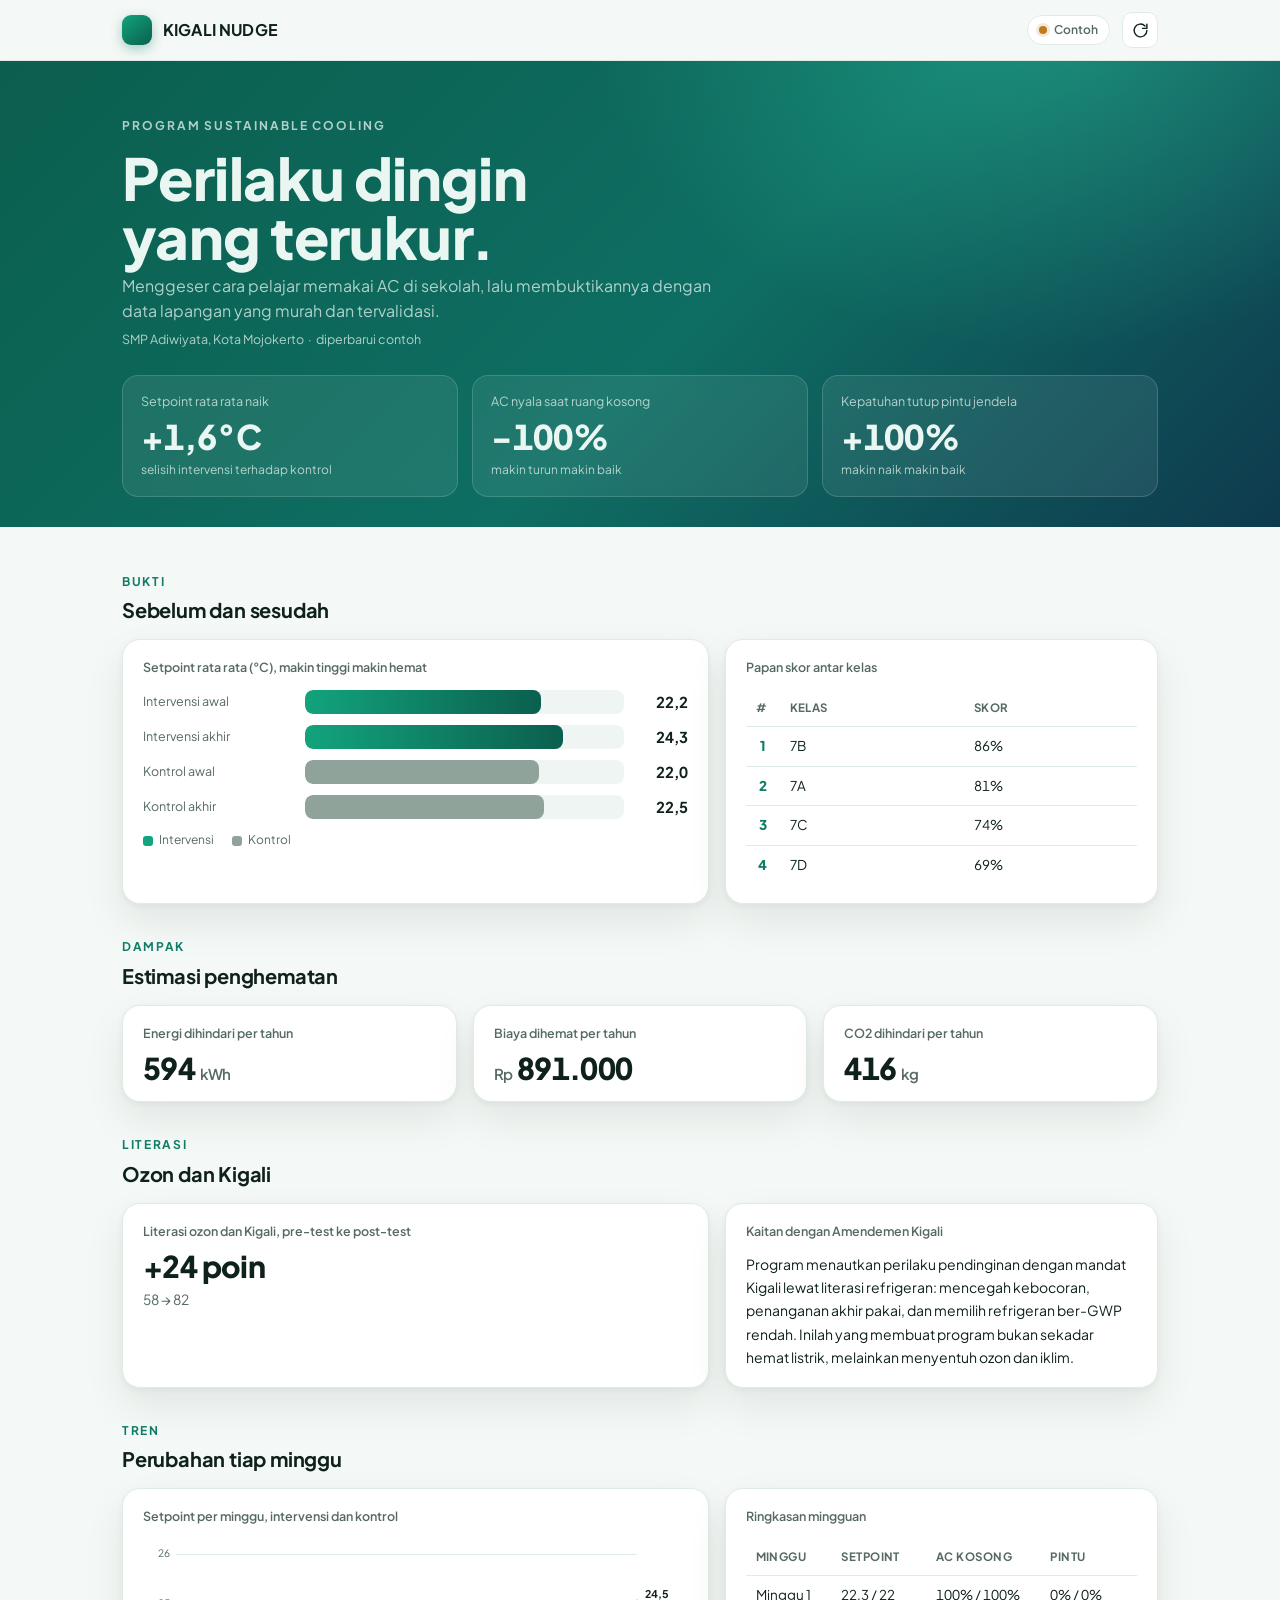
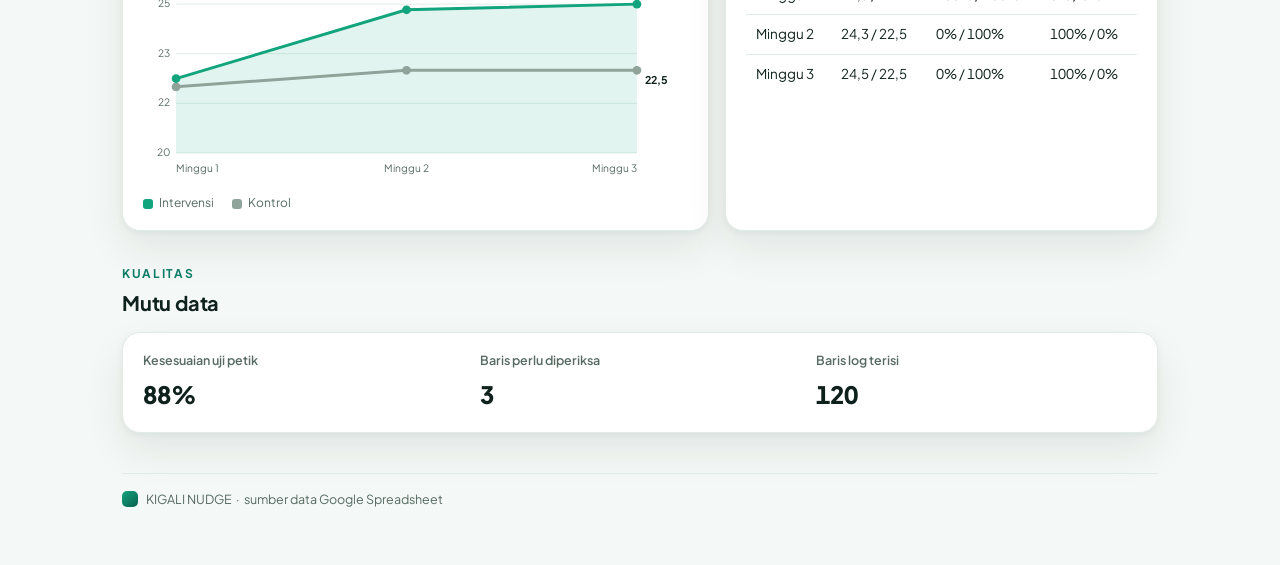
<file: docs/index.html>
<!DOCTYPE html>
<html lang="id">
<head>
<meta charset="utf-8">
<meta name="viewport" content="width=device-width, initial-scale=1">
<title>KIGALI NUDGE Dashboard</title>
<meta name="description" content="Dashboard perubahan perilaku pendinginan sekolah, berbasis Google Spreadsheet.">
<link rel="preconnect" href="https://fonts.googleapis.com">
<link rel="preconnect" href="https://fonts.gstatic.com" crossorigin>
<link rel="stylesheet" href="https://fonts.googleapis.com/css2?family=Plus+Jakarta+Sans:wght@400;500;600;700;800&display=swap">
<link rel="stylesheet" href="./assets/styles.css">
</head>
<body>

<nav class="nav">
  <div class="in">
    <span class="brand"><span class="mark"></span><b>KIGALI NUDGE</b></span>
    <span class="grow"></span>
    <span class="chip" id="status"><span class="led"></span><span id="status-t">memuat</span></span>
    <button class="iconbtn" id="refresh" aria-label="Perbarui data" title="Perbarui">
      <svg viewBox="0 0 24 24" fill="none" stroke="currentColor" stroke-width="2" stroke-linecap="round" stroke-linejoin="round"><path d="M21 12a9 9 0 1 1-2.6-6.4"/><path d="M21 3v6h-6"/></svg>
    </button>
  </div>
</nav>

<header class="hero">
  <div class="in">
    <p class="kicker">Program Sustainable Cooling</p>
    <h1>Perilaku dingin<br>yang terukur.</h1>
    <p class="lead">Menggeser cara pelajar memakai AC di sekolah, lalu membuktikannya dengan data lapangan yang murah dan tervalidasi.</p>
    <p class="stamp"><span id="sekolah">Sekolah Adiwiyata</span> &nbsp;·&nbsp; diperbarui <span id="updated">memuat</span></p>
    <div class="herostats">
      <div class="hstat"><div class="l">Setpoint rata rata naik</div><div class="v tnum" id="kpi-setpoint">+0</div><div class="s">selisih intervensi terhadap kontrol</div></div>
      <div class="hstat"><div class="l">AC nyala saat ruang kosong</div><div class="v tnum" id="kpi-ackosong">0</div><div class="s">makin turun makin baik</div></div>
      <div class="hstat"><div class="l">Kepatuhan tutup pintu jendela</div><div class="v tnum" id="kpi-pintu">0</div><div class="s">makin naik makin baik</div></div>
    </div>
  </div>
</header>

<main class="wrap">

  <section>
    <div class="head"><div class="k">Bukti</div><h2>Sebelum dan sesudah</h2></div>
    <div class="grid k2">
      <div class="card">
        <p class="lbl">Setpoint rata rata (°C), makin tinggi makin hemat</p>
        <div class="bar"><span class="n">Intervensi awal</span><span class="track"><span class="fill int" id="b-intB"></span></span><span class="x tnum" id="v-intB">0</span></div>
        <div class="bar"><span class="n">Intervensi akhir</span><span class="track"><span class="fill int" id="b-intP"></span></span><span class="x tnum" id="v-intP">0</span></div>
        <div class="bar"><span class="n">Kontrol awal</span><span class="track"><span class="fill ktr" id="b-ktB"></span></span><span class="x tnum" id="v-ktB">0</span></div>
        <div class="bar"><span class="n">Kontrol akhir</span><span class="track"><span class="fill ktr" id="b-ktP"></span></span><span class="x tnum" id="v-ktP">0</span></div>
        <div class="legend"><span><span class="dot" style="background:var(--accent)"></span>Intervensi</span><span><span class="dot" style="background:var(--ctrl)"></span>Kontrol</span></div>
      </div>
      <div class="card">
        <p class="lbl">Papan skor antar kelas</p>
        <table><thead><tr><th class="rank">#</th><th>Kelas</th><th>Skor</th></tr></thead><tbody id="papan"><tr><td colspan="3">memuat</td></tr></tbody></table>
      </div>
    </div>
  </section>

  <section>
    <div class="head"><div class="k">Dampak</div><h2>Estimasi penghematan</h2></div>
    <div class="grid k3">
      <div class="card tile"><div class="l">Energi dihindari per tahun</div><div class="v tnum" id="en-kwh">0</div></div>
      <div class="card tile"><div class="l">Biaya dihemat per tahun</div><div class="v tnum" id="en-rp">0</div></div>
      <div class="card tile"><div class="l">CO2 dihindari per tahun</div><div class="v tnum" id="en-co2">0</div></div>
    </div>
  </section>

  <section>
    <div class="head"><div class="k">Literasi</div><h2>Ozon dan Kigali</h2></div>
    <div class="grid k2">
      <div class="card tile">
        <div class="l">Literasi ozon dan Kigali, pre-test ke post-test</div>
        <div class="v tnum" id="lit-delta">+0 poin</div>
        <div id="lit-prepost" class="tnum" style="margin-top:8px;font-size:14px;color:var(--muted)"></div>
      </div>
      <div class="card">
        <p class="lbl">Kaitan dengan Amendemen Kigali</p>
        <p style="margin:0;font-size:14px;line-height:1.65">Program menautkan perilaku pendinginan dengan mandat Kigali lewat literasi refrigeran: mencegah kebocoran, penanganan akhir pakai, dan memilih refrigeran ber-GWP rendah. Inilah yang membuat program bukan sekadar hemat listrik, melainkan menyentuh ozon dan iklim.</p>
      </div>
    </div>
  </section>

  <section>
    <div class="head"><div class="k">Tren</div><h2>Perubahan tiap minggu</h2></div>
    <div class="grid k2">
      <div class="card">
        <p class="lbl">Setpoint per minggu, intervensi dan kontrol</p>
        <div id="tren-chart" class="chart"></div>
        <div class="legend"><span><span class="dot" style="background:var(--accent)"></span>Intervensi</span><span><span class="dot" style="background:var(--ctrl)"></span>Kontrol</span></div>
      </div>
      <div class="card">
        <p class="lbl">Ringkasan mingguan</p>
        <div style="overflow-x:auto">
          <table><thead><tr><th>Minggu</th><th>Setpoint</th><th>AC kosong</th><th>Pintu</th></tr></thead><tbody id="tren-tbody"><tr><td colspan="4">memuat</td></tr></tbody></table>
        </div>
      </div>
    </div>
  </section>

  <section>
    <div class="head"><div class="k">Kualitas</div><h2>Mutu data</h2></div>
    <div class="card">
      <div class="qstrip">
        <div class="q"><div class="l">Kesesuaian uji petik</div><div class="v tnum" id="mt-sesuai">0</div></div>
        <div class="q"><div class="l">Baris perlu diperiksa</div><div class="v tnum" id="mt-periksa">0</div></div>
        <div class="q"><div class="l">Baris log terisi</div><div class="v tnum" id="mt-terisi">0</div></div>
      </div>
    </div>
  </section>

  <div class="foot"><span class="mark"></span> KIGALI NUDGE &nbsp;·&nbsp; sumber data Google Spreadsheet</div>
</main>

<script src="./config.js"></script>
<script src="./assets/app.js"></script>
</body>
</html>
</file>
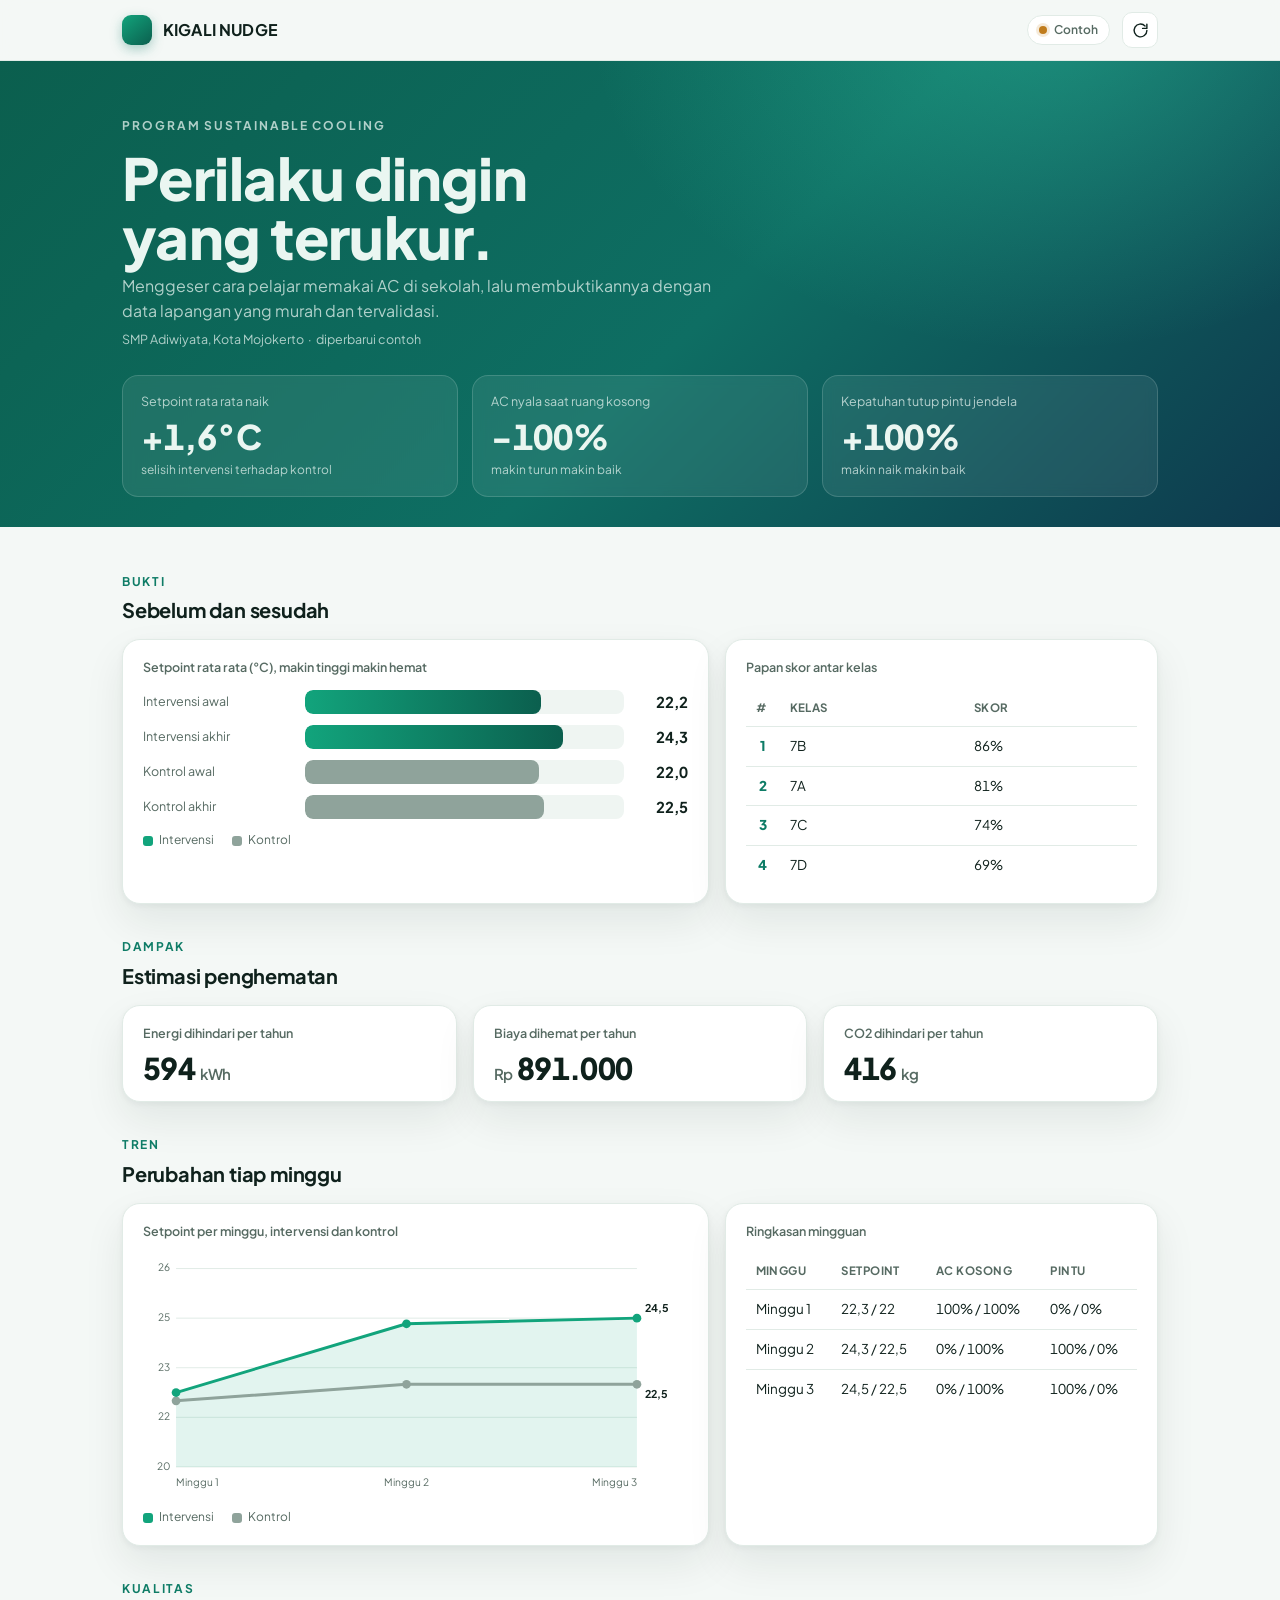
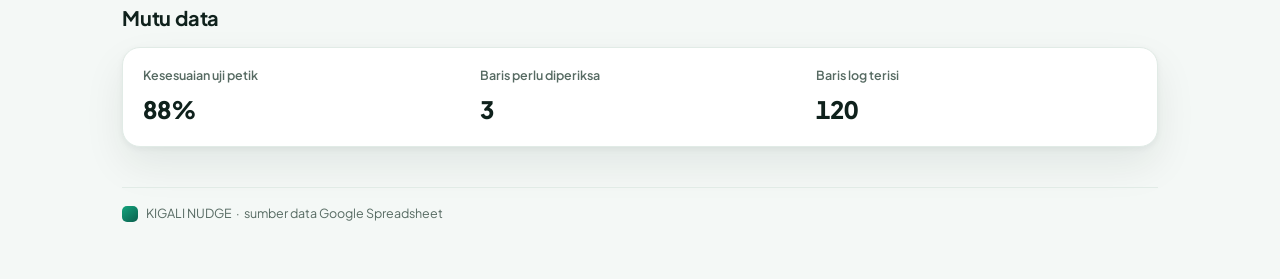
<file: kigali_site/index.html>
<!DOCTYPE html>
<html lang="id">
<head>
<meta charset="utf-8">
<meta name="viewport" content="width=device-width, initial-scale=1">
<title>KIGALI NUDGE Dashboard</title>
<meta name="description" content="Dashboard perubahan perilaku pendinginan sekolah, berbasis Google Spreadsheet.">
<link rel="preconnect" href="https://fonts.googleapis.com">
<link rel="preconnect" href="https://fonts.gstatic.com" crossorigin>
<link rel="stylesheet" href="https://fonts.googleapis.com/css2?family=Plus+Jakarta+Sans:wght@400;500;600;700;800&display=swap">
<link rel="stylesheet" href="./assets/styles.css">
</head>
<body>

<nav class="nav">
  <div class="in">
    <span class="brand"><span class="mark"></span><b>KIGALI NUDGE</b></span>
    <span class="grow"></span>
    <span class="chip" id="status"><span class="led"></span><span id="status-t">memuat</span></span>
    <button class="iconbtn" id="refresh" aria-label="Perbarui data" title="Perbarui">
      <svg viewBox="0 0 24 24" fill="none" stroke="currentColor" stroke-width="2" stroke-linecap="round" stroke-linejoin="round"><path d="M21 12a9 9 0 1 1-2.6-6.4"/><path d="M21 3v6h-6"/></svg>
    </button>
  </div>
</nav>

<header class="hero">
  <div class="in">
    <p class="kicker">Program Sustainable Cooling</p>
    <h1>Perilaku dingin<br>yang terukur.</h1>
    <p class="lead">Menggeser cara pelajar memakai AC di sekolah, lalu membuktikannya dengan data lapangan yang murah dan tervalidasi.</p>
    <p class="stamp"><span id="sekolah">Sekolah Adiwiyata</span> &nbsp;·&nbsp; diperbarui <span id="updated">memuat</span></p>
    <div class="herostats">
      <div class="hstat"><div class="l">Setpoint rata rata naik</div><div class="v tnum" id="kpi-setpoint">+0</div><div class="s">selisih intervensi terhadap kontrol</div></div>
      <div class="hstat"><div class="l">AC nyala saat ruang kosong</div><div class="v tnum" id="kpi-ackosong">0</div><div class="s">makin turun makin baik</div></div>
      <div class="hstat"><div class="l">Kepatuhan tutup pintu jendela</div><div class="v tnum" id="kpi-pintu">0</div><div class="s">makin naik makin baik</div></div>
    </div>
  </div>
</header>

<main class="wrap">

  <section>
    <div class="head"><div class="k">Bukti</div><h2>Sebelum dan sesudah</h2></div>
    <div class="grid k2">
      <div class="card">
        <p class="lbl">Setpoint rata rata (°C), makin tinggi makin hemat</p>
        <div class="bar"><span class="n">Intervensi awal</span><span class="track"><span class="fill int" id="b-intB"></span></span><span class="x tnum" id="v-intB">0</span></div>
        <div class="bar"><span class="n">Intervensi akhir</span><span class="track"><span class="fill int" id="b-intP"></span></span><span class="x tnum" id="v-intP">0</span></div>
        <div class="bar"><span class="n">Kontrol awal</span><span class="track"><span class="fill ktr" id="b-ktB"></span></span><span class="x tnum" id="v-ktB">0</span></div>
        <div class="bar"><span class="n">Kontrol akhir</span><span class="track"><span class="fill ktr" id="b-ktP"></span></span><span class="x tnum" id="v-ktP">0</span></div>
        <div class="legend"><span><span class="dot" style="background:var(--accent)"></span>Intervensi</span><span><span class="dot" style="background:var(--ctrl)"></span>Kontrol</span></div>
      </div>
      <div class="card">
        <p class="lbl">Papan skor antar kelas</p>
        <table><thead><tr><th class="rank">#</th><th>Kelas</th><th>Skor</th></tr></thead><tbody id="papan"><tr><td colspan="3">memuat</td></tr></tbody></table>
      </div>
    </div>
  </section>

  <section>
    <div class="head"><div class="k">Dampak</div><h2>Estimasi penghematan</h2></div>
    <div class="grid k3">
      <div class="card tile"><div class="l">Energi dihindari per tahun</div><div class="v tnum" id="en-kwh">0</div></div>
      <div class="card tile"><div class="l">Biaya dihemat per tahun</div><div class="v tnum" id="en-rp">0</div></div>
      <div class="card tile"><div class="l">CO2 dihindari per tahun</div><div class="v tnum" id="en-co2">0</div></div>
    </div>
  </section>

  <section>
    <div class="head"><div class="k">Tren</div><h2>Perubahan tiap minggu</h2></div>
    <div class="grid k2">
      <div class="card">
        <p class="lbl">Setpoint per minggu, intervensi dan kontrol</p>
        <div id="tren-chart" class="chart"></div>
        <div class="legend"><span><span class="dot" style="background:var(--accent)"></span>Intervensi</span><span><span class="dot" style="background:var(--ctrl)"></span>Kontrol</span></div>
      </div>
      <div class="card">
        <p class="lbl">Ringkasan mingguan</p>
        <div style="overflow-x:auto">
          <table><thead><tr><th>Minggu</th><th>Setpoint</th><th>AC kosong</th><th>Pintu</th></tr></thead><tbody id="tren-tbody"><tr><td colspan="4">memuat</td></tr></tbody></table>
        </div>
      </div>
    </div>
  </section>

  <section>
    <div class="head"><div class="k">Kualitas</div><h2>Mutu data</h2></div>
    <div class="card">
      <div class="qstrip">
        <div class="q"><div class="l">Kesesuaian uji petik</div><div class="v tnum" id="mt-sesuai">0</div></div>
        <div class="q"><div class="l">Baris perlu diperiksa</div><div class="v tnum" id="mt-periksa">0</div></div>
        <div class="q"><div class="l">Baris log terisi</div><div class="v tnum" id="mt-terisi">0</div></div>
      </div>
    </div>
  </section>

  <div class="foot"><span class="mark"></span> KIGALI NUDGE &nbsp;·&nbsp; sumber data Google Spreadsheet</div>
</main>

<script src="./config.js"></script>
<script src="./assets/app.js"></script>
</body>
</html>
</file>
<file: docs/assets/styles.css>
/* ==== KIGALI NUDGE - tampilan ==== */
:root{
  --bg:#F4F8F6; --surface:#FFFFFF; --surface-2:#EFF5F2;
  --ink:#0F211C; --muted:#566A62; --line:#E1EBE6;
  --brand:#0E7C66; --brand-strong:#0B5F4E; --accent:#12A47C; --accent-soft:rgba(18,164,124,.12);
  --ctrl:#8FA39B; --good:#0E9E76; --warn:#C07C1C;
  --hero-from:#0B5F4E; --hero-mid:#0E6E63; --hero-to:#0E3A4E;
  --on-hero:#EAF6F1; --on-hero-dim:rgba(234,246,241,.74); --on-hero-line:rgba(234,246,241,.16);
  --shadow-sm:0 1px 2px rgba(10,40,30,.05);
  --shadow:0 2px 6px rgba(10,40,30,.05),0 18px 40px rgba(10,40,30,.08);
  --radius:18px;
}
:root:not([data-theme="light"]){
  @media (prefers-color-scheme: dark){
    --bg:#0A1310; --surface:#101D18; --surface-2:#15241E;
    --ink:#E8F1EC; --muted:#9FB2AA; --line:#20302A;
    --brand:#2CBE98; --brand-strong:#26A886; --accent:#37D3AC; --accent-soft:rgba(55,211,172,.16);
    --ctrl:#5E726B; --good:#2CC79B; --warn:#E0A24B;
    --hero-from:#0A3A34; --hero-mid:#0C4A46; --hero-to:#082633;
    --on-hero:#EAF6F1; --on-hero-dim:rgba(234,246,241,.72); --on-hero-line:rgba(234,246,241,.16);
    --shadow:0 2px 6px rgba(0,0,0,.3),0 20px 44px rgba(0,0,0,.4);
  }
}
:root[data-theme="dark"]{
  --bg:#0A1310; --surface:#101D18; --surface-2:#15241E;
  --ink:#E8F1EC; --muted:#9FB2AA; --line:#20302A;
  --brand:#2CBE98; --brand-strong:#26A886; --accent:#37D3AC; --accent-soft:rgba(55,211,172,.16);
  --ctrl:#5E726B; --good:#2CC79B; --warn:#E0A24B;
  --hero-from:#0A3A34; --hero-mid:#0C4A46; --hero-to:#082633;
  --on-hero:#EAF6F1; --on-hero-dim:rgba(234,246,241,.72); --on-hero-line:rgba(234,246,241,.16);
  --shadow:0 2px 6px rgba(0,0,0,.3),0 20px 44px rgba(0,0,0,.4);
}

*{box-sizing:border-box}
html{-webkit-text-size-adjust:100%}
body{margin:0;background:var(--bg);color:var(--ink);
  font-family:"Plus Jakarta Sans",system-ui,Segoe UI,Arial,sans-serif;
  font-size:15px;line-height:1.55;-webkit-font-smoothing:antialiased}
h1,h2,h3{margin:0;text-wrap:balance;letter-spacing:-.01em}
.tnum{font-variant-numeric:tabular-nums}

/* nav */
.nav{position:sticky;top:0;z-index:10;background:color-mix(in srgb,var(--bg) 82%,transparent);
  backdrop-filter:blur(10px);border-bottom:1px solid var(--line)}
.nav .in{max-width:1080px;margin:0 auto;padding:12px 22px;display:flex;align-items:center;gap:12px}
.brand{display:flex;align-items:center;gap:11px;font-weight:800;letter-spacing:.01em}
.brand .mark{width:30px;height:30px;border-radius:9px;flex:none;
  background:linear-gradient(140deg,var(--accent),var(--brand-strong));
  box-shadow:0 4px 12px rgba(14,124,102,.35)}
.brand b{font-size:16px}
.grow{flex:1}
.chip{display:inline-flex;align-items:center;gap:7px;font-size:12px;font-weight:600;
  padding:5px 11px;border-radius:999px;border:1px solid var(--line);color:var(--muted);background:var(--surface)}
.chip .led{width:8px;height:8px;border-radius:50%;background:var(--good);box-shadow:0 0 0 3px var(--accent-soft)}
.chip.off .led{background:var(--warn);box-shadow:0 0 0 3px rgba(192,124,28,.16)}
.iconbtn{border:1px solid var(--line);background:var(--surface);color:var(--ink);
  width:36px;height:36px;border-radius:10px;cursor:pointer;display:grid;place-items:center;transition:.15s}
.iconbtn:hover{background:var(--surface-2)}
.iconbtn svg{width:17px;height:17px}
:focus-visible{outline:2px solid var(--accent);outline-offset:2px;border-radius:6px}

/* hero */
.hero{position:relative;overflow:hidden;color:var(--on-hero);
  background:linear-gradient(135deg,var(--hero-from),var(--hero-mid) 55%,var(--hero-to))}
.hero::after{content:"";position:absolute;inset:0;pointer-events:none;
  background:radial-gradient(60% 120% at 82% -10%,rgba(55,211,172,.35),transparent 60%)}
.hero .in{position:relative;z-index:1;max-width:1080px;margin:0 auto;padding:44px 22px 30px}
.kicker{font-size:12px;font-weight:700;letter-spacing:.16em;text-transform:uppercase;color:var(--on-hero-dim)}
.hero h1{font-size:clamp(34px,6vw,58px);font-weight:800;line-height:1.02;margin:10px 0 8px}
.hero p.lead{max-width:52ch;color:var(--on-hero-dim);font-size:16px;margin:0}
.hero .stamp{margin-top:6px;font-size:12.5px;color:var(--on-hero-dim)}
.herostats{display:grid;grid-template-columns:repeat(3,1fr);gap:14px;margin-top:26px}
.hstat{padding:16px 18px;border-radius:16px;border:1px solid var(--on-hero-line);
  background:rgba(255,255,255,.08);backdrop-filter:blur(6px)}
.hstat .l{font-size:12.5px;color:var(--on-hero-dim);margin-bottom:9px}
.hstat .v{font-size:34px;font-weight:800;line-height:1}
.hstat .s{font-size:12px;color:var(--on-hero-dim);margin-top:7px}

/* layout */
.wrap{max-width:1080px;margin:0 auto;padding:12px 22px 56px}
section{margin-top:34px}
.head{margin:0 0 14px}
.head .k{font-size:12px;font-weight:700;letter-spacing:.14em;text-transform:uppercase;color:var(--brand)}
.head h2{font-size:20px;font-weight:700;margin-top:3px}
.grid{display:grid;gap:16px}
.k2{grid-template-columns:1.15fr .85fr}.k3{grid-template-columns:repeat(3,1fr)}
@media(max-width:760px){.k2,.k3{grid-template-columns:1fr}.herostats{grid-template-columns:1fr}}

.card{background:var(--surface);border:1px solid var(--line);border-radius:var(--radius);
  padding:18px 20px;box-shadow:var(--shadow)}
.card .lbl{font-size:12.5px;color:var(--muted);margin:0 0 12px;font-weight:600}

/* stat tiles */
.tile .v{font-size:30px;font-weight:800;line-height:1;letter-spacing:-.02em}
.tile .v .u{font-size:15px;font-weight:600;color:var(--muted)}
.tile .l{font-size:12.5px;color:var(--muted);margin-bottom:10px;font-weight:600}

/* bars */
.bar{display:flex;align-items:center;gap:12px;margin:11px 0}
.bar .n{width:150px;flex:none;font-size:12.5px;color:var(--muted)}
.track{flex:1;height:24px;border-radius:8px;background:var(--surface-2);overflow:hidden}
.fill{display:block;height:100%;border-radius:8px}
.fill.int{background:linear-gradient(90deg,var(--accent),var(--brand-strong))}
.fill.ktr{background:var(--ctrl)}
.bar .x{width:52px;flex:none;text-align:right;font-weight:700}
.legend{display:flex;gap:18px;font-size:12px;color:var(--muted);margin-top:12px}
.dot{width:10px;height:10px;border-radius:3px;display:inline-block;margin-right:6px;vertical-align:middle}

/* table */
table{width:100%;border-collapse:collapse;font-size:13.5px}
th,td{padding:9px 10px;text-align:left;border-bottom:1px solid var(--line)}
th{font-size:11.5px;text-transform:uppercase;letter-spacing:.04em;color:var(--muted);font-weight:700}
td.rank{width:34px;text-align:center;font-weight:800;color:var(--brand)}
tbody tr:last-child td{border-bottom:none}

/* chart */
.chart svg{width:100%;height:auto;display:block}
.c-grid{stroke:var(--line);stroke-width:1}
.c-axis{fill:var(--muted);font-size:10.5px}
.c-line-int{stroke:var(--accent);stroke-width:3;fill:none;stroke-linejoin:round;stroke-linecap:round}
.c-line-ktr{stroke:var(--ctrl);stroke-width:3;fill:none;stroke-linejoin:round;stroke-linecap:round}
.c-area-int{fill:var(--accent);opacity:.12}
.c-dot-int{fill:var(--accent)}.c-dot-ktr{fill:var(--ctrl)}
.c-val{fill:var(--ink);font-size:11px;font-weight:700}

/* quality strip */
.qstrip{display:grid;grid-template-columns:repeat(3,1fr);gap:16px}
.q .v{font-size:24px;font-weight:800}.q .l{font-size:12.5px;color:var(--muted);font-weight:600;margin-bottom:6px}

.foot{margin-top:40px;padding-top:16px;border-top:1px solid var(--line);
  font-size:12.5px;color:var(--muted);display:flex;gap:8px;align-items:center;flex-wrap:wrap}
.foot .mark{width:16px;height:16px;border-radius:5px;background:linear-gradient(140deg,var(--accent),var(--brand-strong))}

@media (prefers-reduced-motion: no-preference){
  .fill{transition:width .7s cubic-bezier(.22,.61,.36,1)}
  .iconbtn{transition:background .15s}
}
</file>
<file: kigali_site/assets/styles.css>
/* ==== KIGALI NUDGE - tampilan ==== */
:root{
  --bg:#F4F8F6; --surface:#FFFFFF; --surface-2:#EFF5F2;
  --ink:#0F211C; --muted:#566A62; --line:#E1EBE6;
  --brand:#0E7C66; --brand-strong:#0B5F4E; --accent:#12A47C; --accent-soft:rgba(18,164,124,.12);
  --ctrl:#8FA39B; --good:#0E9E76; --warn:#C07C1C;
  --hero-from:#0B5F4E; --hero-mid:#0E6E63; --hero-to:#0E3A4E;
  --on-hero:#EAF6F1; --on-hero-dim:rgba(234,246,241,.74); --on-hero-line:rgba(234,246,241,.16);
  --shadow-sm:0 1px 2px rgba(10,40,30,.05);
  --shadow:0 2px 6px rgba(10,40,30,.05),0 18px 40px rgba(10,40,30,.08);
  --radius:18px;
}
:root:not([data-theme="light"]){
  @media (prefers-color-scheme: dark){
    --bg:#0A1310; --surface:#101D18; --surface-2:#15241E;
    --ink:#E8F1EC; --muted:#9FB2AA; --line:#20302A;
    --brand:#2CBE98; --brand-strong:#26A886; --accent:#37D3AC; --accent-soft:rgba(55,211,172,.16);
    --ctrl:#5E726B; --good:#2CC79B; --warn:#E0A24B;
    --hero-from:#0A3A34; --hero-mid:#0C4A46; --hero-to:#082633;
    --on-hero:#EAF6F1; --on-hero-dim:rgba(234,246,241,.72); --on-hero-line:rgba(234,246,241,.16);
    --shadow:0 2px 6px rgba(0,0,0,.3),0 20px 44px rgba(0,0,0,.4);
  }
}
:root[data-theme="dark"]{
  --bg:#0A1310; --surface:#101D18; --surface-2:#15241E;
  --ink:#E8F1EC; --muted:#9FB2AA; --line:#20302A;
  --brand:#2CBE98; --brand-strong:#26A886; --accent:#37D3AC; --accent-soft:rgba(55,211,172,.16);
  --ctrl:#5E726B; --good:#2CC79B; --warn:#E0A24B;
  --hero-from:#0A3A34; --hero-mid:#0C4A46; --hero-to:#082633;
  --on-hero:#EAF6F1; --on-hero-dim:rgba(234,246,241,.72); --on-hero-line:rgba(234,246,241,.16);
  --shadow:0 2px 6px rgba(0,0,0,.3),0 20px 44px rgba(0,0,0,.4);
}

*{box-sizing:border-box}
html{-webkit-text-size-adjust:100%}
body{margin:0;background:var(--bg);color:var(--ink);
  font-family:"Plus Jakarta Sans",system-ui,Segoe UI,Arial,sans-serif;
  font-size:15px;line-height:1.55;-webkit-font-smoothing:antialiased}
h1,h2,h3{margin:0;text-wrap:balance;letter-spacing:-.01em}
.tnum{font-variant-numeric:tabular-nums}

/* nav */
.nav{position:sticky;top:0;z-index:10;background:color-mix(in srgb,var(--bg) 82%,transparent);
  backdrop-filter:blur(10px);border-bottom:1px solid var(--line)}
.nav .in{max-width:1080px;margin:0 auto;padding:12px 22px;display:flex;align-items:center;gap:12px}
.brand{display:flex;align-items:center;gap:11px;font-weight:800;letter-spacing:.01em}
.brand .mark{width:30px;height:30px;border-radius:9px;flex:none;
  background:linear-gradient(140deg,var(--accent),var(--brand-strong));
  box-shadow:0 4px 12px rgba(14,124,102,.35)}
.brand b{font-size:16px}
.grow{flex:1}
.chip{display:inline-flex;align-items:center;gap:7px;font-size:12px;font-weight:600;
  padding:5px 11px;border-radius:999px;border:1px solid var(--line);color:var(--muted);background:var(--surface)}
.chip .led{width:8px;height:8px;border-radius:50%;background:var(--good);box-shadow:0 0 0 3px var(--accent-soft)}
.chip.off .led{background:var(--warn);box-shadow:0 0 0 3px rgba(192,124,28,.16)}
.iconbtn{border:1px solid var(--line);background:var(--surface);color:var(--ink);
  width:36px;height:36px;border-radius:10px;cursor:pointer;display:grid;place-items:center;transition:.15s}
.iconbtn:hover{background:var(--surface-2)}
.iconbtn svg{width:17px;height:17px}
:focus-visible{outline:2px solid var(--accent);outline-offset:2px;border-radius:6px}

/* hero */
.hero{position:relative;overflow:hidden;color:var(--on-hero);
  background:linear-gradient(135deg,var(--hero-from),var(--hero-mid) 55%,var(--hero-to))}
.hero::after{content:"";position:absolute;inset:0;pointer-events:none;
  background:radial-gradient(60% 120% at 82% -10%,rgba(55,211,172,.35),transparent 60%)}
.hero .in{position:relative;z-index:1;max-width:1080px;margin:0 auto;padding:44px 22px 30px}
.kicker{font-size:12px;font-weight:700;letter-spacing:.16em;text-transform:uppercase;color:var(--on-hero-dim)}
.hero h1{font-size:clamp(34px,6vw,58px);font-weight:800;line-height:1.02;margin:10px 0 8px}
.hero p.lead{max-width:52ch;color:var(--on-hero-dim);font-size:16px;margin:0}
.hero .stamp{margin-top:6px;font-size:12.5px;color:var(--on-hero-dim)}
.herostats{display:grid;grid-template-columns:repeat(3,1fr);gap:14px;margin-top:26px}
.hstat{padding:16px 18px;border-radius:16px;border:1px solid var(--on-hero-line);
  background:rgba(255,255,255,.08);backdrop-filter:blur(6px)}
.hstat .l{font-size:12.5px;color:var(--on-hero-dim);margin-bottom:9px}
.hstat .v{font-size:34px;font-weight:800;line-height:1}
.hstat .s{font-size:12px;color:var(--on-hero-dim);margin-top:7px}

/* layout */
.wrap{max-width:1080px;margin:0 auto;padding:12px 22px 56px}
section{margin-top:34px}
.head{margin:0 0 14px}
.head .k{font-size:12px;font-weight:700;letter-spacing:.14em;text-transform:uppercase;color:var(--brand)}
.head h2{font-size:20px;font-weight:700;margin-top:3px}
.grid{display:grid;gap:16px}
.k2{grid-template-columns:1.15fr .85fr}.k3{grid-template-columns:repeat(3,1fr)}
@media(max-width:760px){.k2,.k3{grid-template-columns:1fr}.herostats{grid-template-columns:1fr}}

.card{background:var(--surface);border:1px solid var(--line);border-radius:var(--radius);
  padding:18px 20px;box-shadow:var(--shadow)}
.card .lbl{font-size:12.5px;color:var(--muted);margin:0 0 12px;font-weight:600}

/* stat tiles */
.tile .v{font-size:30px;font-weight:800;line-height:1;letter-spacing:-.02em}
.tile .v .u{font-size:15px;font-weight:600;color:var(--muted)}
.tile .l{font-size:12.5px;color:var(--muted);margin-bottom:10px;font-weight:600}

/* bars */
.bar{display:flex;align-items:center;gap:12px;margin:11px 0}
.bar .n{width:150px;flex:none;font-size:12.5px;color:var(--muted)}
.track{flex:1;height:24px;border-radius:8px;background:var(--surface-2);overflow:hidden}
.fill{display:block;height:100%;border-radius:8px}
.fill.int{background:linear-gradient(90deg,var(--accent),var(--brand-strong))}
.fill.ktr{background:var(--ctrl)}
.bar .x{width:52px;flex:none;text-align:right;font-weight:700}
.legend{display:flex;gap:18px;font-size:12px;color:var(--muted);margin-top:12px}
.dot{width:10px;height:10px;border-radius:3px;display:inline-block;margin-right:6px;vertical-align:middle}

/* table */
table{width:100%;border-collapse:collapse;font-size:13.5px}
th,td{padding:9px 10px;text-align:left;border-bottom:1px solid var(--line)}
th{font-size:11.5px;text-transform:uppercase;letter-spacing:.04em;color:var(--muted);font-weight:700}
td.rank{width:34px;text-align:center;font-weight:800;color:var(--brand)}
tbody tr:last-child td{border-bottom:none}

/* chart */
.chart svg{width:100%;height:auto;display:block}
.c-grid{stroke:var(--line);stroke-width:1}
.c-axis{fill:var(--muted);font-size:10.5px}
.c-line-int{stroke:var(--accent);stroke-width:3;fill:none;stroke-linejoin:round;stroke-linecap:round}
.c-line-ktr{stroke:var(--ctrl);stroke-width:3;fill:none;stroke-linejoin:round;stroke-linecap:round}
.c-area-int{fill:var(--accent);opacity:.12}
.c-dot-int{fill:var(--accent)}.c-dot-ktr{fill:var(--ctrl)}
.c-val{fill:var(--ink);font-size:11px;font-weight:700}

/* quality strip */
.qstrip{display:grid;grid-template-columns:repeat(3,1fr);gap:16px}
.q .v{font-size:24px;font-weight:800}.q .l{font-size:12.5px;color:var(--muted);font-weight:600;margin-bottom:6px}

.foot{margin-top:40px;padding-top:16px;border-top:1px solid var(--line);
  font-size:12.5px;color:var(--muted);display:flex;gap:8px;align-items:center;flex-wrap:wrap}
.foot .mark{width:16px;height:16px;border-radius:5px;background:linear-gradient(140deg,var(--accent),var(--brand-strong))}

@media (prefers-reduced-motion: no-preference){
  .fill{transition:width .7s cubic-bezier(.22,.61,.36,1)}
  .iconbtn{transition:background .15s}
}
</file>
